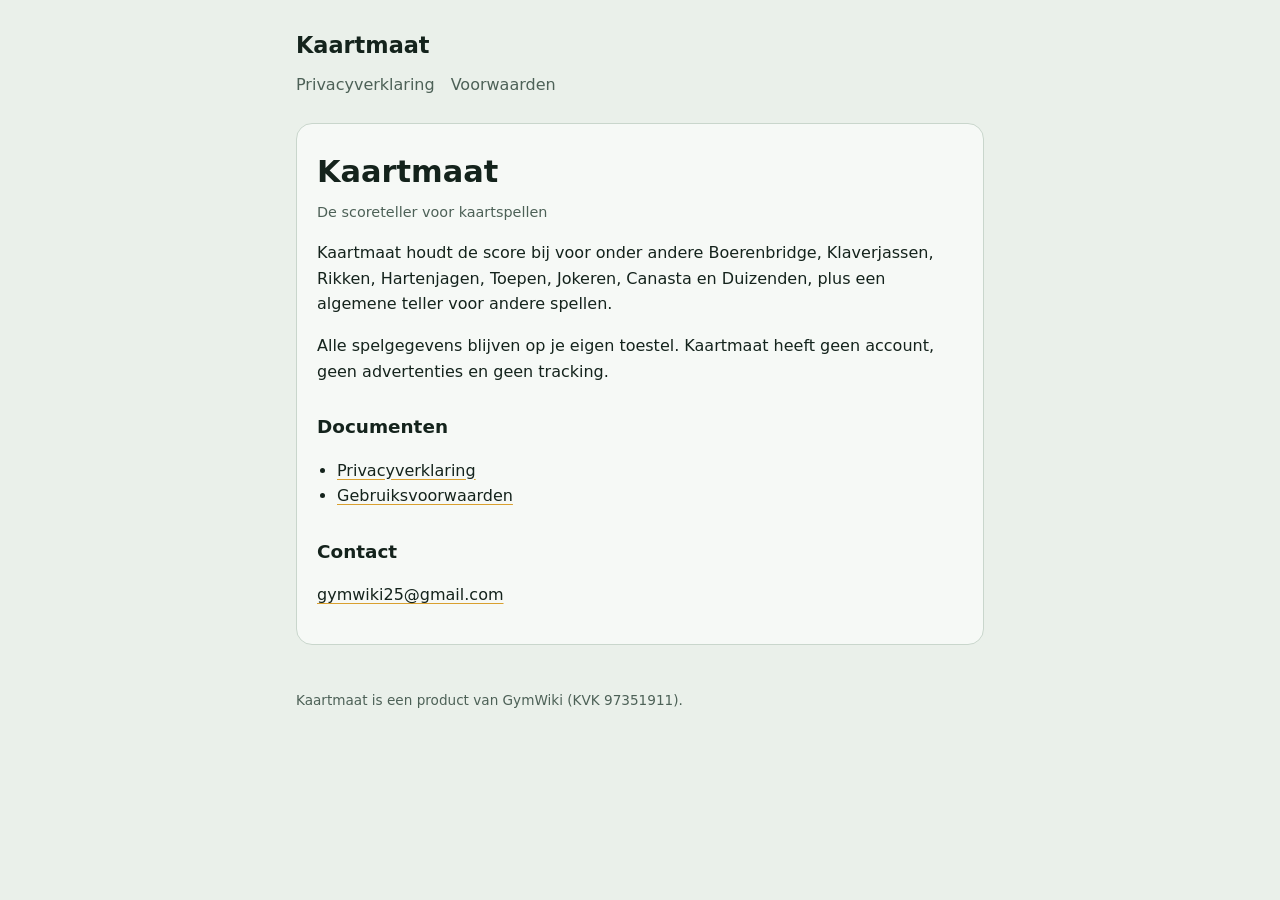
<file: docs/index.html>
<!doctype html>
<html lang="nl">
<head>
  <meta charset="utf-8">
  <meta name="viewport" content="width=device-width, initial-scale=1">
  <title>Kaartmaat</title>
  <meta name="description" content="Kaartmaat is de scoreteller voor kaartspellen: Boerenbridge, Klaverjassen, Rikken, Hartenjagen, Toepen en meer.">
  <link rel="stylesheet" href="style.css">
</head>
<body>
  <header>
    <a class="brand" href="index.html">Kaartmaat</a>
    <nav>
      <a href="privacy.html">Privacyverklaring</a>
      <a href="voorwaarden.html">Voorwaarden</a>
    </nav>
  </header>
  <main>
    <div class="card">
      <h1>Kaartmaat</h1>
      <p class="meta">De scoreteller voor kaartspellen</p>
      <p>Kaartmaat houdt de score bij voor onder andere Boerenbridge, Klaverjassen, Rikken, Hartenjagen, Toepen, Jokeren, Canasta en Duizenden, plus een algemene teller voor andere spellen.</p>
      <p>Alle spelgegevens blijven op je eigen toestel. Kaartmaat heeft geen account, geen advertenties en geen tracking.</p>
      <h2>Documenten</h2>
      <ul>
        <li><a href="privacy.html">Privacyverklaring</a></li>
        <li><a href="voorwaarden.html">Gebruiksvoorwaarden</a></li>
      </ul>
      <h2>Contact</h2>
      <p><a href="mailto:gymwiki25@gmail.com">gymwiki25@gmail.com</a></p>
    </div>
  </main>
  <footer>
    <p>Kaartmaat is een product van GymWiki (KVK 97351911).</p>
  </footer>
</body>
</html>
</file>
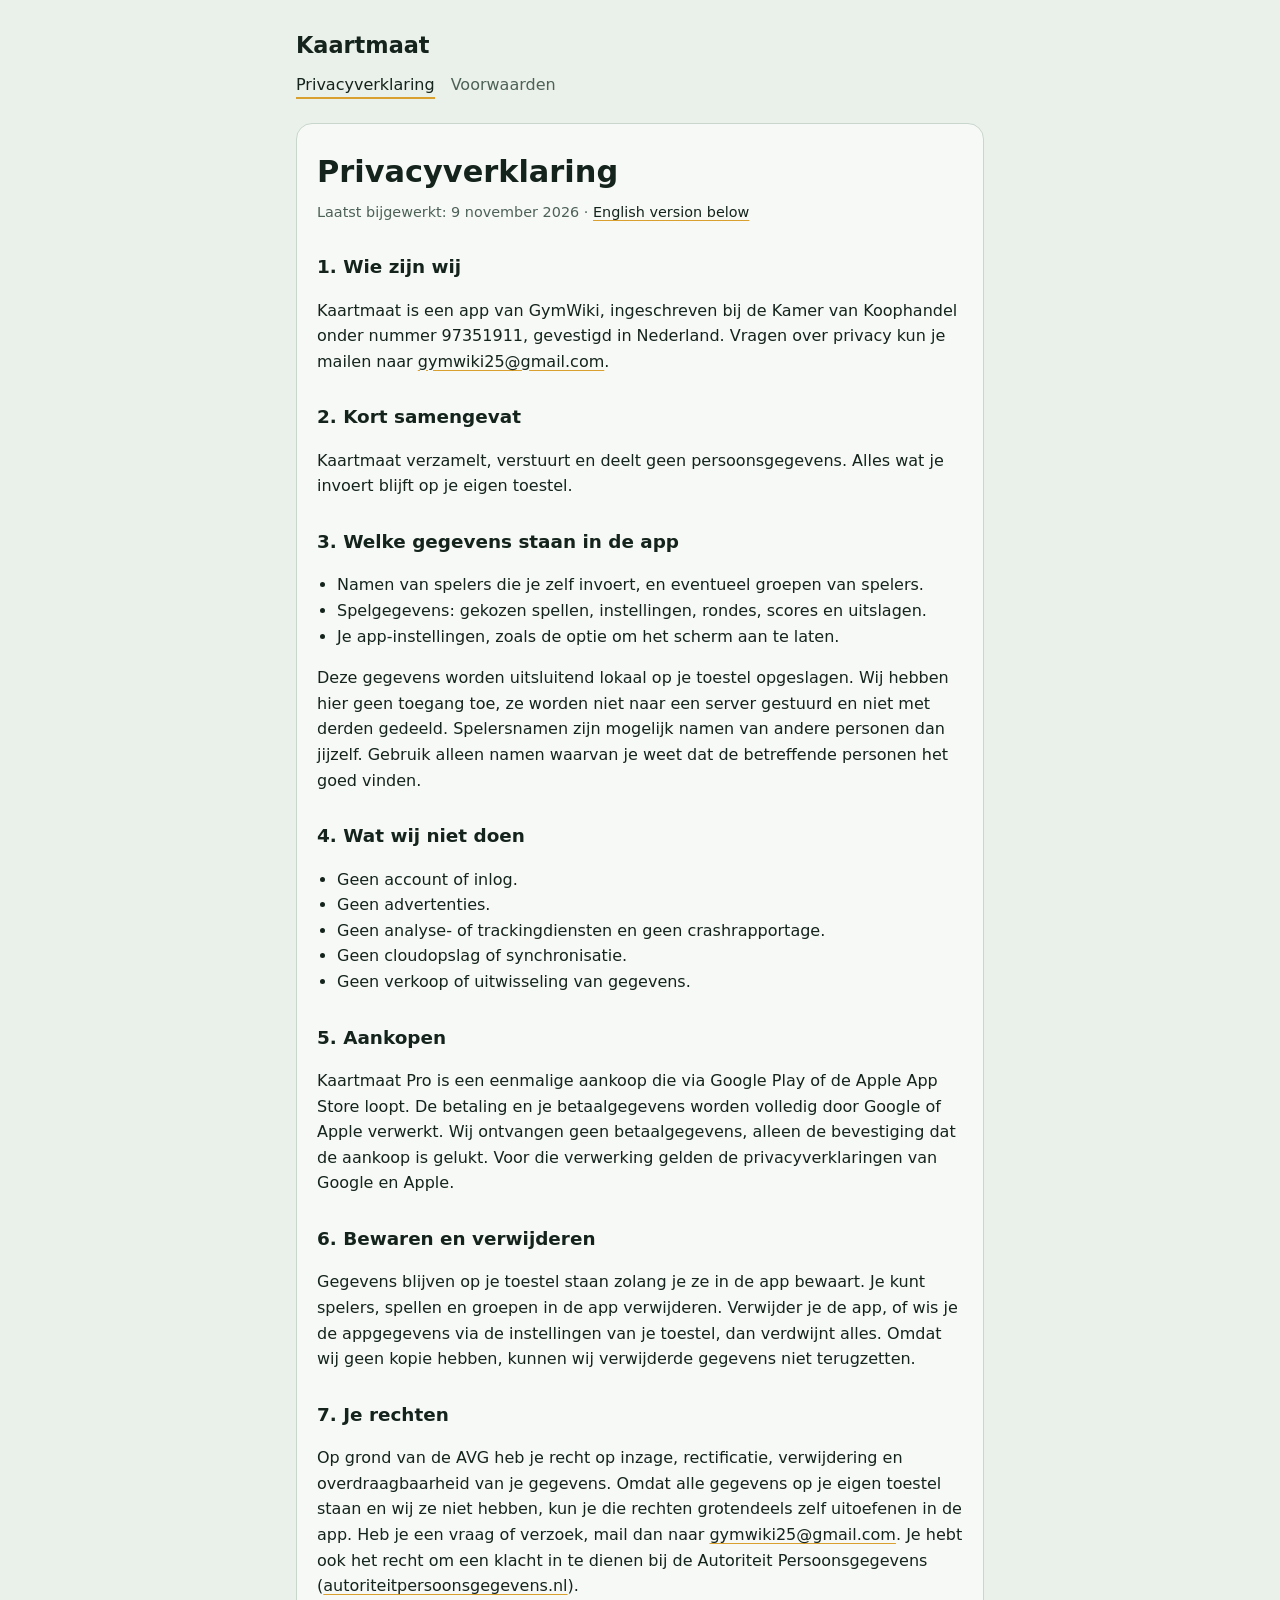
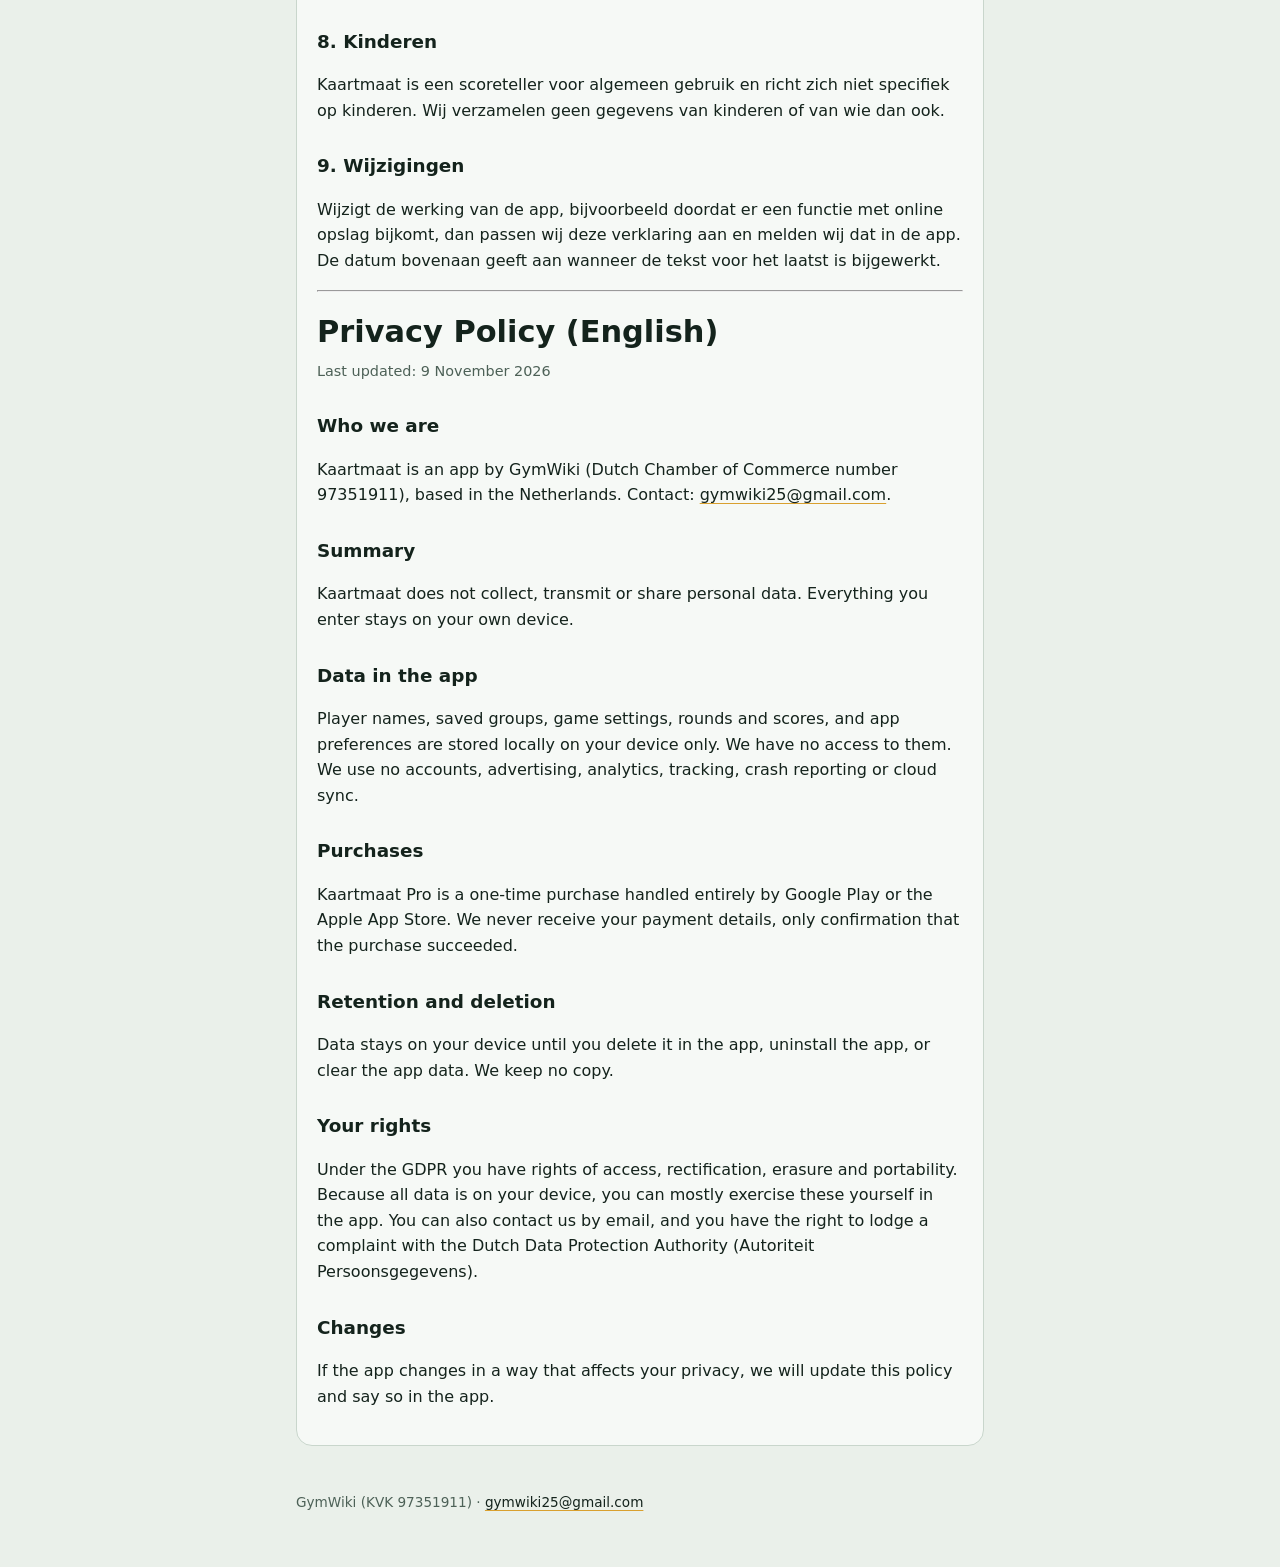
<file: docs/privacy.html>
<!doctype html>
<html lang="nl">
<head>
  <meta charset="utf-8">
  <meta name="viewport" content="width=device-width, initial-scale=1">
  <title>Privacyverklaring - Kaartmaat</title>
  <meta name="description" content="Privacyverklaring van de app Kaartmaat. Alle gegevens blijven op je eigen toestel.">
  <link rel="stylesheet" href="style.css">
</head>
<body>
  <header>
    <a class="brand" href="index.html">Kaartmaat</a>
    <nav>
      <a href="privacy.html" aria-current="page">Privacyverklaring</a>
      <a href="voorwaarden.html">Voorwaarden</a>
    </nav>
  </header>
  <main>
    <div class="card">
      <h1>Privacyverklaring</h1>
      <p class="meta">Laatst bijgewerkt: 9 november 2026 &middot; <a href="#en">English version below</a></p>

      <h2>1. Wie zijn wij</h2>
      <p>Kaartmaat is een app van GymWiki, ingeschreven bij de Kamer van Koophandel onder nummer 97351911, gevestigd in Nederland. Vragen over privacy kun je mailen naar <a href="mailto:gymwiki25@gmail.com">gymwiki25@gmail.com</a>.</p>

      <h2>2. Kort samengevat</h2>
      <p>Kaartmaat verzamelt, verstuurt en deelt geen persoonsgegevens. Alles wat je invoert blijft op je eigen toestel.</p>

      <h2>3. Welke gegevens staan in de app</h2>
      <ul>
        <li>Namen van spelers die je zelf invoert, en eventueel groepen van spelers.</li>
        <li>Spelgegevens: gekozen spellen, instellingen, rondes, scores en uitslagen.</li>
        <li>Je app-instellingen, zoals de optie om het scherm aan te laten.</li>
      </ul>
      <p>Deze gegevens worden uitsluitend lokaal op je toestel opgeslagen. Wij hebben hier geen toegang toe, ze worden niet naar een server gestuurd en niet met derden gedeeld. Spelersnamen zijn mogelijk namen van andere personen dan jijzelf. Gebruik alleen namen waarvan je weet dat de betreffende personen het goed vinden.</p>

      <h2>4. Wat wij niet doen</h2>
      <ul>
        <li>Geen account of inlog.</li>
        <li>Geen advertenties.</li>
        <li>Geen analyse- of trackingdiensten en geen crashrapportage.</li>
        <li>Geen cloudopslag of synchronisatie.</li>
        <li>Geen verkoop of uitwisseling van gegevens.</li>
      </ul>

      <h2>5. Aankopen</h2>
      <p>Kaartmaat Pro is een eenmalige aankoop die via Google Play of de Apple App Store loopt. De betaling en je betaalgegevens worden volledig door Google of Apple verwerkt. Wij ontvangen geen betaalgegevens, alleen de bevestiging dat de aankoop is gelukt. Voor die verwerking gelden de privacyverklaringen van Google en Apple.</p>

      <h2>6. Bewaren en verwijderen</h2>
      <p>Gegevens blijven op je toestel staan zolang je ze in de app bewaart. Je kunt spelers, spellen en groepen in de app verwijderen. Verwijder je de app, of wis je de appgegevens via de instellingen van je toestel, dan verdwijnt alles. Omdat wij geen kopie hebben, kunnen wij verwijderde gegevens niet terugzetten.</p>

      <h2>7. Je rechten</h2>
      <p>Op grond van de AVG heb je recht op inzage, rectificatie, verwijdering en overdraagbaarheid van je gegevens. Omdat alle gegevens op je eigen toestel staan en wij ze niet hebben, kun je die rechten grotendeels zelf uitoefenen in de app. Heb je een vraag of verzoek, mail dan naar <a href="mailto:gymwiki25@gmail.com">gymwiki25@gmail.com</a>. Je hebt ook het recht om een klacht in te dienen bij de Autoriteit Persoonsgegevens (<a href="https://autoriteitpersoonsgegevens.nl">autoriteitpersoonsgegevens.nl</a>).</p>

      <h2>8. Kinderen</h2>
      <p>Kaartmaat is een scoreteller voor algemeen gebruik en richt zich niet specifiek op kinderen. Wij verzamelen geen gegevens van kinderen of van wie dan ook.</p>

      <h2>9. Wijzigingen</h2>
      <p>Wijzigt de werking van de app, bijvoorbeeld doordat er een functie met online opslag bijkomt, dan passen wij deze verklaring aan en melden wij dat in de app. De datum bovenaan geeft aan wanneer de tekst voor het laatst is bijgewerkt.</p>

      <hr id="en">

      <h1>Privacy Policy (English)</h1>
      <p class="meta">Last updated: 9 November 2026</p>

      <h2>Who we are</h2>
      <p>Kaartmaat is an app by GymWiki (Dutch Chamber of Commerce number 97351911), based in the Netherlands. Contact: <a href="mailto:gymwiki25@gmail.com">gymwiki25@gmail.com</a>.</p>

      <h2>Summary</h2>
      <p>Kaartmaat does not collect, transmit or share personal data. Everything you enter stays on your own device.</p>

      <h2>Data in the app</h2>
      <p>Player names, saved groups, game settings, rounds and scores, and app preferences are stored locally on your device only. We have no access to them. We use no accounts, advertising, analytics, tracking, crash reporting or cloud sync.</p>

      <h2>Purchases</h2>
      <p>Kaartmaat Pro is a one-time purchase handled entirely by Google Play or the Apple App Store. We never receive your payment details, only confirmation that the purchase succeeded.</p>

      <h2>Retention and deletion</h2>
      <p>Data stays on your device until you delete it in the app, uninstall the app, or clear the app data. We keep no copy.</p>

      <h2>Your rights</h2>
      <p>Under the GDPR you have rights of access, rectification, erasure and portability. Because all data is on your device, you can mostly exercise these yourself in the app. You can also contact us by email, and you have the right to lodge a complaint with the Dutch Data Protection Authority (Autoriteit Persoonsgegevens).</p>

      <h2>Changes</h2>
      <p>If the app changes in a way that affects your privacy, we will update this policy and say so in the app.</p>
    </div>
  </main>
  <footer>
    <p>GymWiki (KVK 97351911) &middot; <a href="mailto:gymwiki25@gmail.com">gymwiki25@gmail.com</a></p>
  </footer>
</body>
</html>
</file>
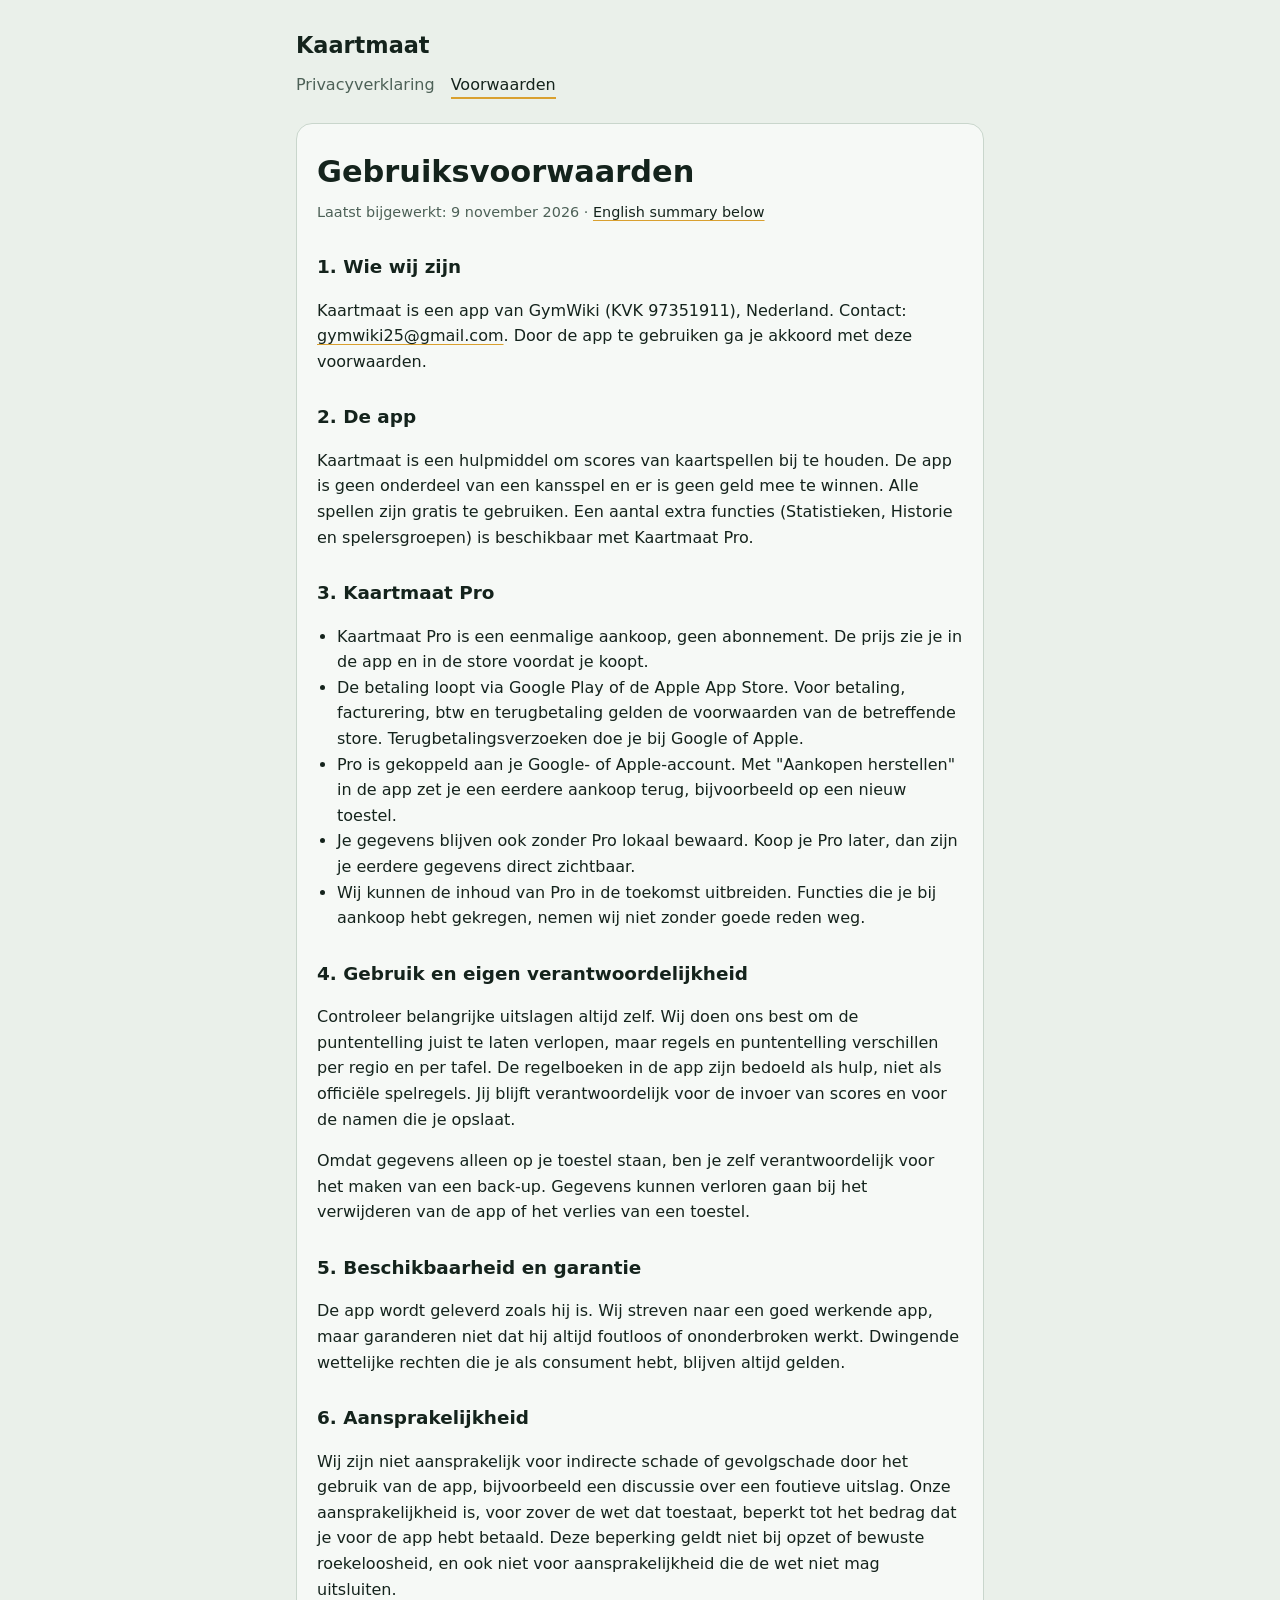
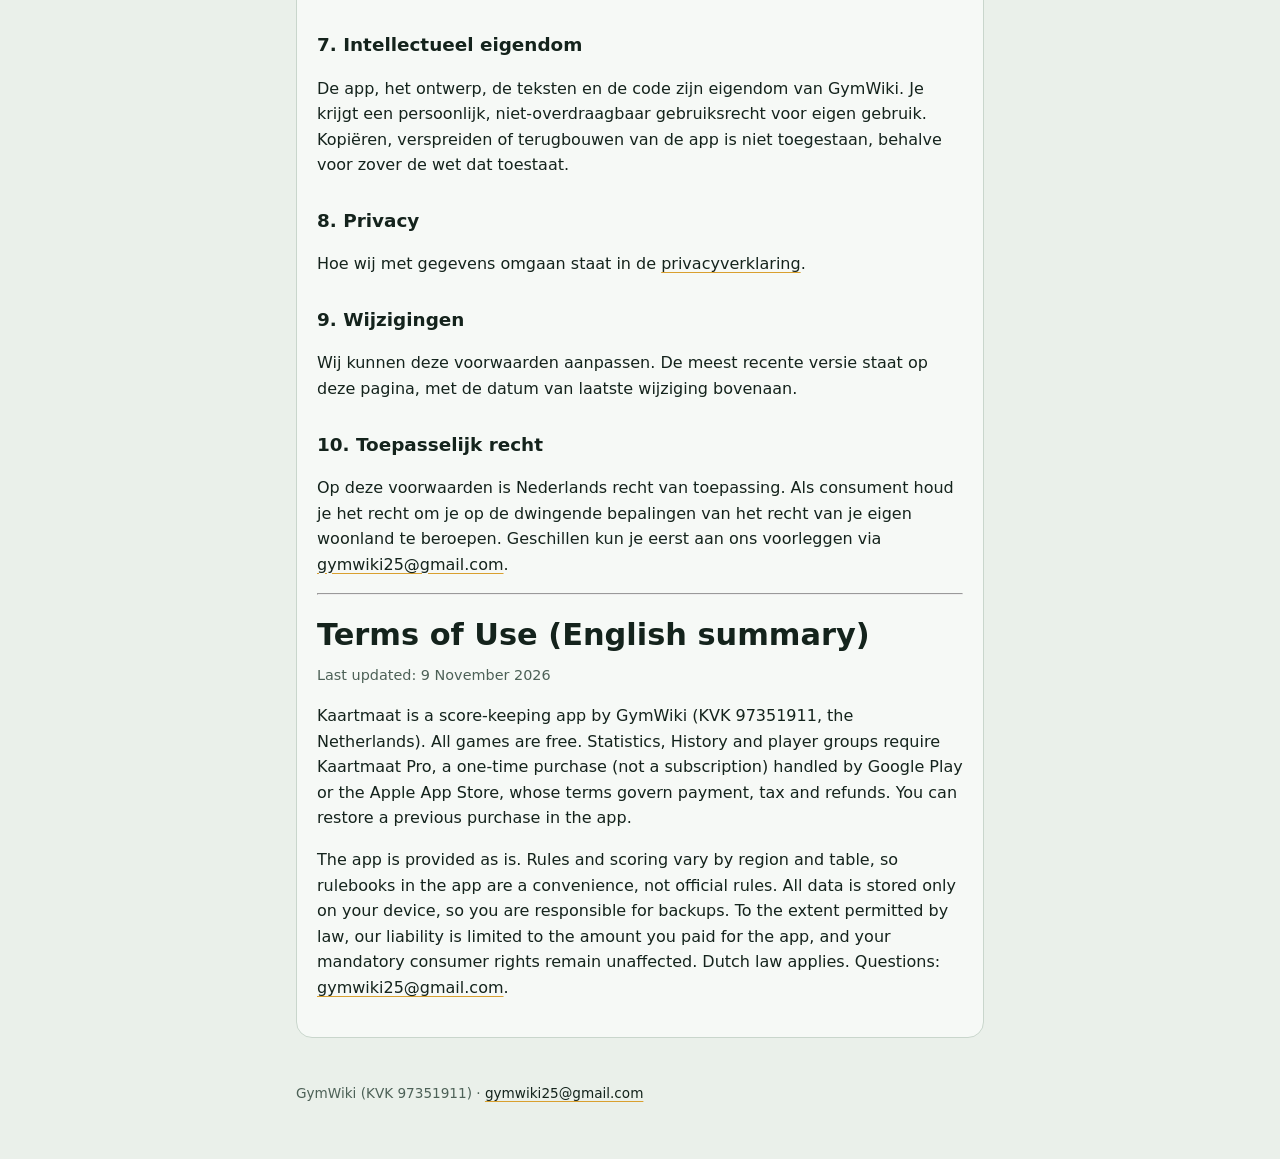
<file: docs/voorwaarden.html>
<!doctype html>
<html lang="nl">
<head>
  <meta charset="utf-8">
  <meta name="viewport" content="width=device-width, initial-scale=1">
  <title>Gebruiksvoorwaarden - Kaartmaat</title>
  <meta name="description" content="Gebruiksvoorwaarden van de app Kaartmaat.">
  <link rel="stylesheet" href="style.css">
</head>
<body>
  <header>
    <a class="brand" href="index.html">Kaartmaat</a>
    <nav>
      <a href="privacy.html">Privacyverklaring</a>
      <a href="voorwaarden.html" aria-current="page">Voorwaarden</a>
    </nav>
  </header>
  <main>
    <div class="card">
      <h1>Gebruiksvoorwaarden</h1>
      <p class="meta">Laatst bijgewerkt: 9 november 2026 &middot; <a href="#en">English summary below</a></p>

      <h2>1. Wie wij zijn</h2>
      <p>Kaartmaat is een app van GymWiki (KVK 97351911), Nederland. Contact: <a href="mailto:gymwiki25@gmail.com">gymwiki25@gmail.com</a>. Door de app te gebruiken ga je akkoord met deze voorwaarden.</p>

      <h2>2. De app</h2>
      <p>Kaartmaat is een hulpmiddel om scores van kaartspellen bij te houden. De app is geen onderdeel van een kansspel en er is geen geld mee te winnen. Alle spellen zijn gratis te gebruiken. Een aantal extra functies (Statistieken, Historie en spelersgroepen) is beschikbaar met Kaartmaat Pro.</p>

      <h2>3. Kaartmaat Pro</h2>
      <ul>
        <li>Kaartmaat Pro is een eenmalige aankoop, geen abonnement. De prijs zie je in de app en in de store voordat je koopt.</li>
        <li>De betaling loopt via Google Play of de Apple App Store. Voor betaling, facturering, btw en terugbetaling gelden de voorwaarden van de betreffende store. Terugbetalingsverzoeken doe je bij Google of Apple.</li>
        <li>Pro is gekoppeld aan je Google- of Apple-account. Met "Aankopen herstellen" in de app zet je een eerdere aankoop terug, bijvoorbeeld op een nieuw toestel.</li>
        <li>Je gegevens blijven ook zonder Pro lokaal bewaard. Koop je Pro later, dan zijn je eerdere gegevens direct zichtbaar.</li>
        <li>Wij kunnen de inhoud van Pro in de toekomst uitbreiden. Functies die je bij aankoop hebt gekregen, nemen wij niet zonder goede reden weg.</li>
      </ul>

      <h2>4. Gebruik en eigen verantwoordelijkheid</h2>
      <p>Controleer belangrijke uitslagen altijd zelf. Wij doen ons best om de puntentelling juist te laten verlopen, maar regels en puntentelling verschillen per regio en per tafel. De regelboeken in de app zijn bedoeld als hulp, niet als officiële spelregels. Jij blijft verantwoordelijk voor de invoer van scores en voor de namen die je opslaat.</p>
      <p>Omdat gegevens alleen op je toestel staan, ben je zelf verantwoordelijk voor het maken van een back-up. Gegevens kunnen verloren gaan bij het verwijderen van de app of het verlies van een toestel.</p>

      <h2>5. Beschikbaarheid en garantie</h2>
      <p>De app wordt geleverd zoals hij is. Wij streven naar een goed werkende app, maar garanderen niet dat hij altijd foutloos of ononderbroken werkt. Dwingende wettelijke rechten die je als consument hebt, blijven altijd gelden.</p>

      <h2>6. Aansprakelijkheid</h2>
      <p>Wij zijn niet aansprakelijk voor indirecte schade of gevolgschade door het gebruik van de app, bijvoorbeeld een discussie over een foutieve uitslag. Onze aansprakelijkheid is, voor zover de wet dat toestaat, beperkt tot het bedrag dat je voor de app hebt betaald. Deze beperking geldt niet bij opzet of bewuste roekeloosheid, en ook niet voor aansprakelijkheid die de wet niet mag uitsluiten.</p>

      <h2>7. Intellectueel eigendom</h2>
      <p>De app, het ontwerp, de teksten en de code zijn eigendom van GymWiki. Je krijgt een persoonlijk, niet-overdraagbaar gebruiksrecht voor eigen gebruik. Kopi&euml;ren, verspreiden of terugbouwen van de app is niet toegestaan, behalve voor zover de wet dat toestaat.</p>

      <h2>8. Privacy</h2>
      <p>Hoe wij met gegevens omgaan staat in de <a href="privacy.html">privacyverklaring</a>.</p>

      <h2>9. Wijzigingen</h2>
      <p>Wij kunnen deze voorwaarden aanpassen. De meest recente versie staat op deze pagina, met de datum van laatste wijziging bovenaan.</p>

      <h2>10. Toepasselijk recht</h2>
      <p>Op deze voorwaarden is Nederlands recht van toepassing. Als consument houd je het recht om je op de dwingende bepalingen van het recht van je eigen woonland te beroepen. Geschillen kun je eerst aan ons voorleggen via <a href="mailto:gymwiki25@gmail.com">gymwiki25@gmail.com</a>.</p>

      <hr id="en">

      <h1>Terms of Use (English summary)</h1>
      <p class="meta">Last updated: 9 November 2026</p>
      <p>Kaartmaat is a score-keeping app by GymWiki (KVK 97351911, the Netherlands). All games are free. Statistics, History and player groups require Kaartmaat Pro, a one-time purchase (not a subscription) handled by Google Play or the Apple App Store, whose terms govern payment, tax and refunds. You can restore a previous purchase in the app.</p>
      <p>The app is provided as is. Rules and scoring vary by region and table, so rulebooks in the app are a convenience, not official rules. All data is stored only on your device, so you are responsible for backups. To the extent permitted by law, our liability is limited to the amount you paid for the app, and your mandatory consumer rights remain unaffected. Dutch law applies. Questions: <a href="mailto:gymwiki25@gmail.com">gymwiki25@gmail.com</a>.</p>
    </div>
  </main>
  <footer>
    <p>GymWiki (KVK 97351911) &middot; <a href="mailto:gymwiki25@gmail.com">gymwiki25@gmail.com</a></p>
  </footer>
</body>
</html>
</file>
<file: docs/style.css>
:root {
  --bg: #eaf0ea;
  --card: #f6f9f6;
  --text: #14231c;
  --muted: #4d6157;
  --gold: #d9a02f;
  --line: #c9d6cc;
}
@media (prefers-color-scheme: dark) {
  :root {
    --bg: #101a15;
    --card: #17241d;
    --text: #e8f0ea;
    --muted: #9fb3a7;
    --line: #2a3a31;
  }
}
* { box-sizing: border-box; }
body {
  margin: 0;
  background: var(--bg);
  color: var(--text);
  font-family: system-ui, -apple-system, "Segoe UI", Roboto, sans-serif;
  line-height: 1.6;
}
header, main, footer { max-width: 720px; margin: 0 auto; padding: 0 16px; }
header { padding-top: 28px; padding-bottom: 8px; }
header a.brand { font-weight: 800; font-size: 1.4rem; color: var(--text); text-decoration: none; }
header nav { margin-top: 8px; display: flex; gap: 16px; flex-wrap: wrap; }
header nav a { color: var(--muted); text-decoration: none; border-bottom: 2px solid transparent; }
header nav a:hover, header nav a[aria-current="page"] { color: var(--text); border-bottom-color: var(--gold); }
main { padding-top: 16px; padding-bottom: 32px; }
.card { background: var(--card); border: 1px solid var(--line); border-radius: 16px; padding: 8px 20px 20px; }
h1 { font-size: 1.9rem; margin: 16px 0 4px; }
h2 { font-size: 1.15rem; margin: 28px 0 6px; }
.meta { color: var(--muted); font-size: 0.9rem; margin: 0 0 12px; }
a { color: var(--text); text-decoration-color: var(--gold); text-underline-offset: 3px; }
ul { padding-left: 20px; }
footer { padding-bottom: 40px; color: var(--muted); font-size: 0.85rem; }
</file>
